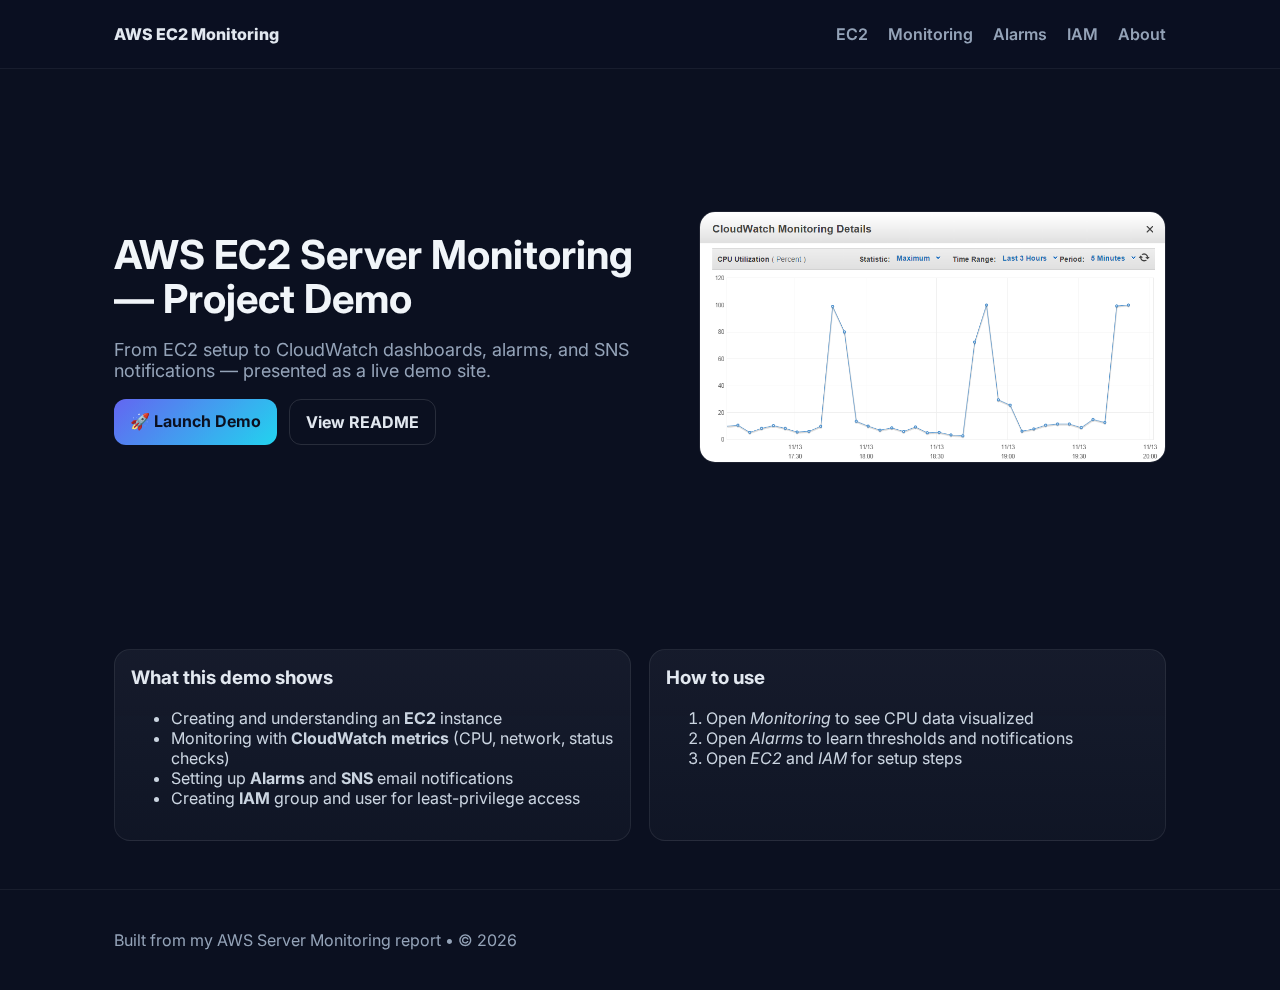
<file: projects/aws-server-monitoring-from-report/index.html>
<!doctype html>
<html lang="en">
<head>
  <meta charset="utf-8">
  <meta name="viewport" content="width=device-width, initial-scale=1">
  <title>AWS EC2 Server Monitoring — Demo</title>
  <meta name="description" content="AWS EC2 Server Monitoring project demo built from a report (EC2, CloudWatch, Alarms, SNS, IAM).">
  <link rel="preconnect" href="https://fonts.googleapis.com">
  <link rel="preconnect" href="https://fonts.gstatic.com" crossorigin>
  <link href="https://fonts.googleapis.com/css2?family=Inter:wght@400;600;800&display=swap" rel="stylesheet">
  <link rel="stylesheet" href="css/styles.css">
</head>
<body>
<header class="nav">
  <div class="container nav-inner">
    <a class="brand" href="index.html">AWS EC2 Monitoring</a>
    <nav class="links">
      <a href="ec2.html">EC2</a>
      <a href="monitoring.html">Monitoring</a>
      <a href="alarms.html">Alarms</a>
      <a href="iam.html">IAM</a>
      <a href="index.html#about">About</a>
    </nav>
  </div>
</header>

<section class="hero container">
  <div class="hero-content">
    <h1>AWS EC2 Server Monitoring — Project Demo</h1>
    <p class="subtitle">From EC2 setup to CloudWatch dashboards, alarms, and SNS notifications — presented as a live demo site.</p>
    <div class="cta">
      <a class="btn btn-primary" href="monitoring.html">🚀 Launch Demo</a>
      <a class="btn" target="_blank" href="README.md">View README</a>
    </div>
  </div>
  <div class="hero-image">
    <img src="assets/images/cloud watch monitoring.png" alt="CloudWatch dashboard preview">
  </div>
</section>

<section class="container grid-2">
  <div class="card">
    <h3>What this demo shows</h3>
    <ul>
      <li>Creating and understanding an <strong>EC2</strong> instance</li>
      <li>Monitoring with <strong>CloudWatch metrics</strong> (CPU, network, status checks)</li>
      <li>Setting up <strong>Alarms</strong> and <strong>SNS</strong> email notifications</li>
      <li>Creating <strong>IAM</strong> group and user for least-privilege access</li>
    </ul>
  </div>
  <div class="card">
    <h3>How to use</h3>
    <ol>
      <li>Open <em>Monitoring</em> to see CPU data visualized</li>
      <li>Open <em>Alarms</em> to learn thresholds and notifications</li>
      <li>Open <em>EC2</em> and <em>IAM</em> for setup steps</li>
    </ol>
  </div>
</section>



<footer class="footer">
  <div class="container">
    <p>Built from my AWS Server Monitoring report • © <span id="year"></span></p>
  </div>
</footer>
<script src="js/main.js"></script>
</body>
</html>
</file>
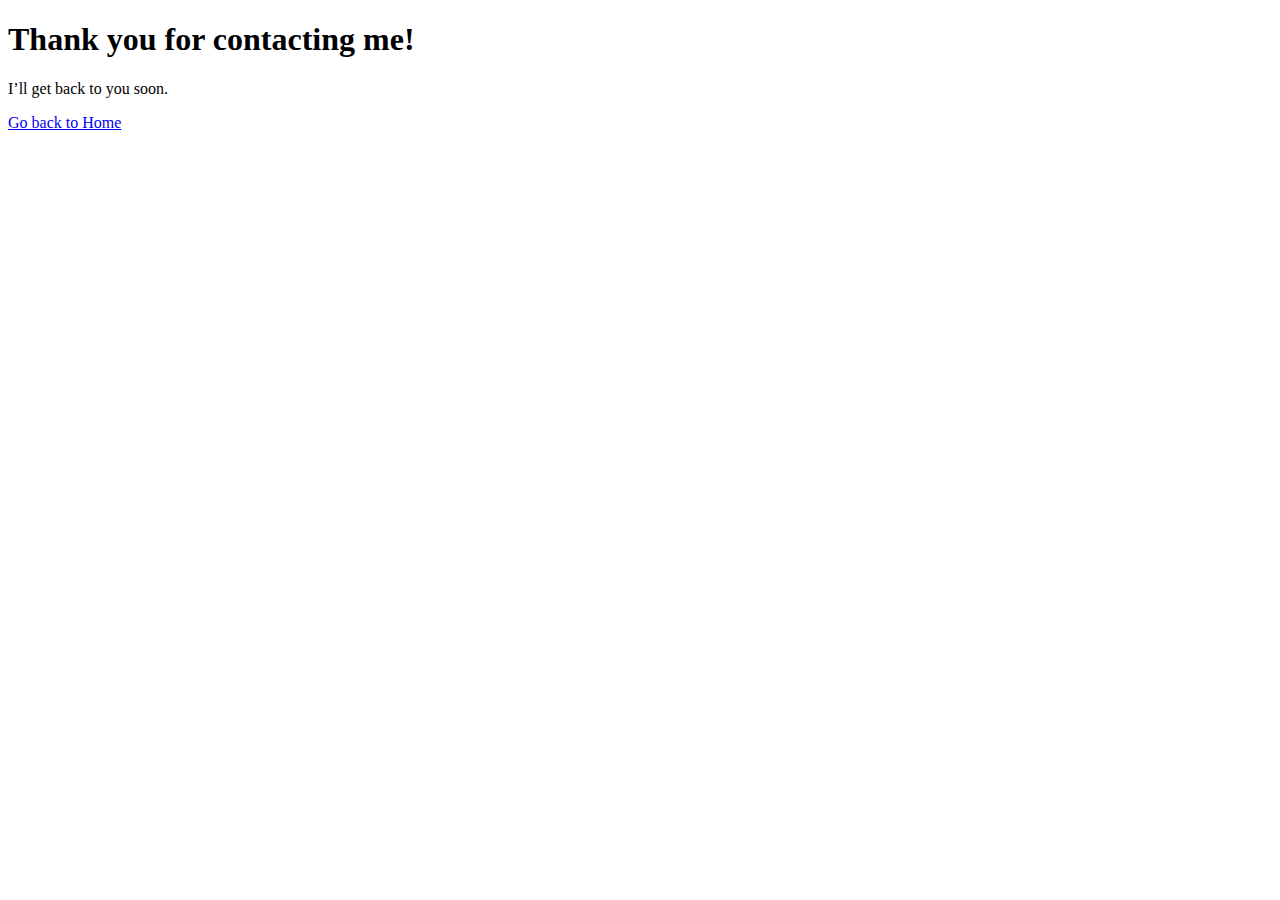
<file: thank_you.html>
<!DOCTYPE html>
<html lang="en">
<head>
  <meta charset="UTF-8">
  <title>Thank You</title>
</head>
<body>
  <h1>Thank you for contacting me!</h1>
  <p>I’ll get back to you soon.</p>
  <a href="/">Go back to Home</a>
</body>
</html>
</file>
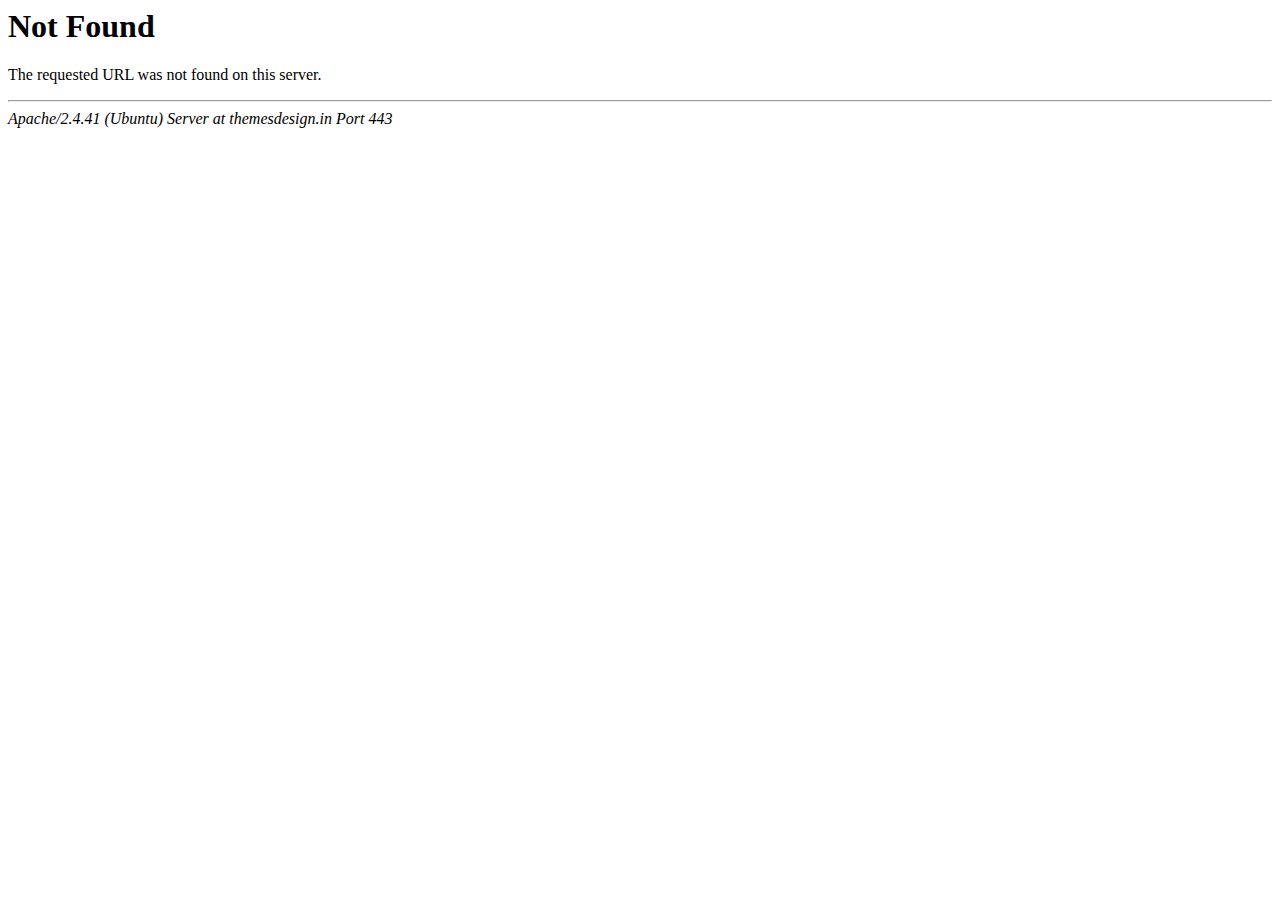
<file: css/tiny-slider.css.html>
<!DOCTYPE HTML PUBLIC "-//IETF//DTD HTML 2.0//EN">
<html><head>
<title>404 Not Found</title>
</head><body>
<h1>Not Found</h1>
<p>The requested URL was not found on this server.</p>
<hr>
<address>Apache/2.4.41 (Ubuntu) Server at themesdesign.in Port 443</address>
</body></html>
</file>
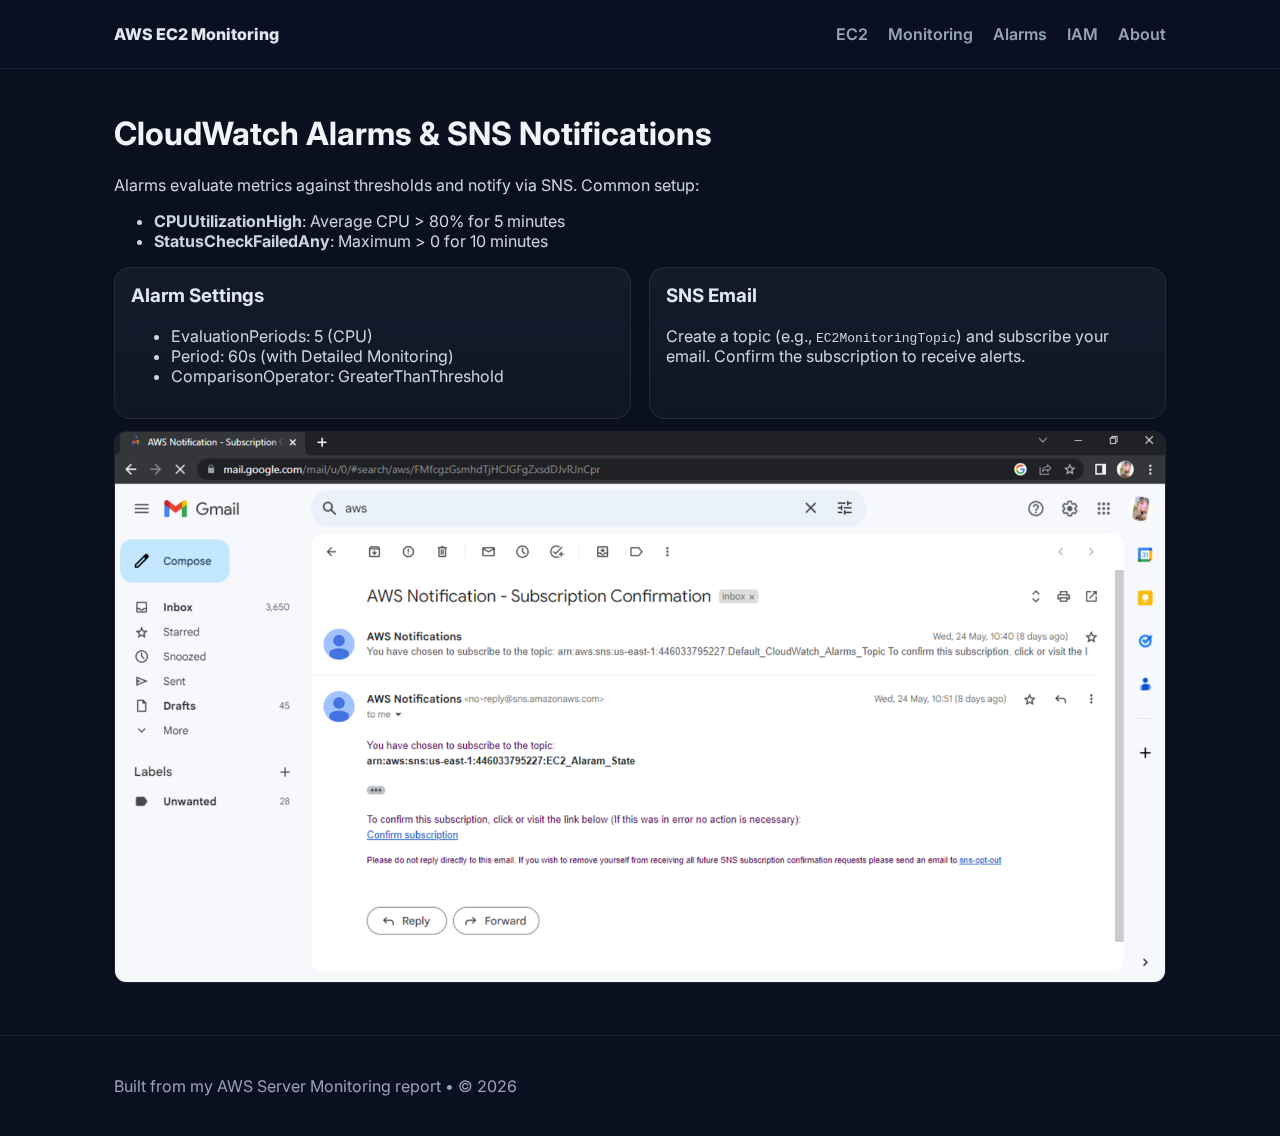
<file: projects/aws-server-monitoring-from-report/alarms.html>
<!doctype html>
<html lang="en">
<head>
  <meta charset="utf-8">
  <meta name="viewport" content="width=device-width, initial-scale=1">
  <title>Alarms & SNS — Notifications</title>
  <meta name="description" content="AWS EC2 Server Monitoring project demo built from a report (EC2, CloudWatch, Alarms, SNS, IAM).">
  <link rel="preconnect" href="https://fonts.googleapis.com">
  <link rel="preconnect" href="https://fonts.gstatic.com" crossorigin>
  <link href="https://fonts.googleapis.com/css2?family=Inter:wght@400;600;800&display=swap" rel="stylesheet">
  <link rel="stylesheet" href="css/styles.css">
</head>
<body>
<header class="nav">
  <div class="container nav-inner">
    <a class="brand" href="index.html">AWS EC2 Monitoring</a>
    <nav class="links">
      <a href="ec2.html">EC2</a>
      <a href="monitoring.html">Monitoring</a>
      <a href="alarms.html">Alarms</a>
      <a href="iam.html">IAM</a>
      <a href="index.html#about">About</a>
    </nav>
  </div>
</header>

<section class="container page">
  <h1>CloudWatch Alarms & SNS Notifications</h1>
  <p>Alarms evaluate metrics against thresholds and notify via SNS. Common setup:</p>
  <ul>
    <li><strong>CPUUtilizationHigh</strong>: Average CPU > 80% for 5 minutes</li>
    <li><strong>StatusCheckFailedAny</strong>: Maximum > 0 for 10 minutes</li>
  </ul>

  <div class="grid-2">
    <div class="card">
      <h3>Alarm Settings</h3>
      <ul>
        <li>EvaluationPeriods: 5 (CPU)</li>
        <li>Period: 60s (with Detailed Monitoring)</li>
        <li>ComparisonOperator: GreaterThanThreshold</li>
      </ul>
    </div>
    <div class="card">
      <h3>SNS Email</h3>
      <p>Create a topic (e.g., <code>EC2MonitoringTopic</code>) and subscribe your email. Confirm the subscription to receive alerts.</p>
    </div>
  </div>

  <img class="full" src="assets/images/picture4.png" alt="Alarms example">
</section>

<footer class="footer">
  <div class="container">
    <p>Built from my AWS Server Monitoring report • © <span id="year"></span></p>
  </div>
</footer>
<script src="js/main.js"></script>
</body>
</html>
</file>
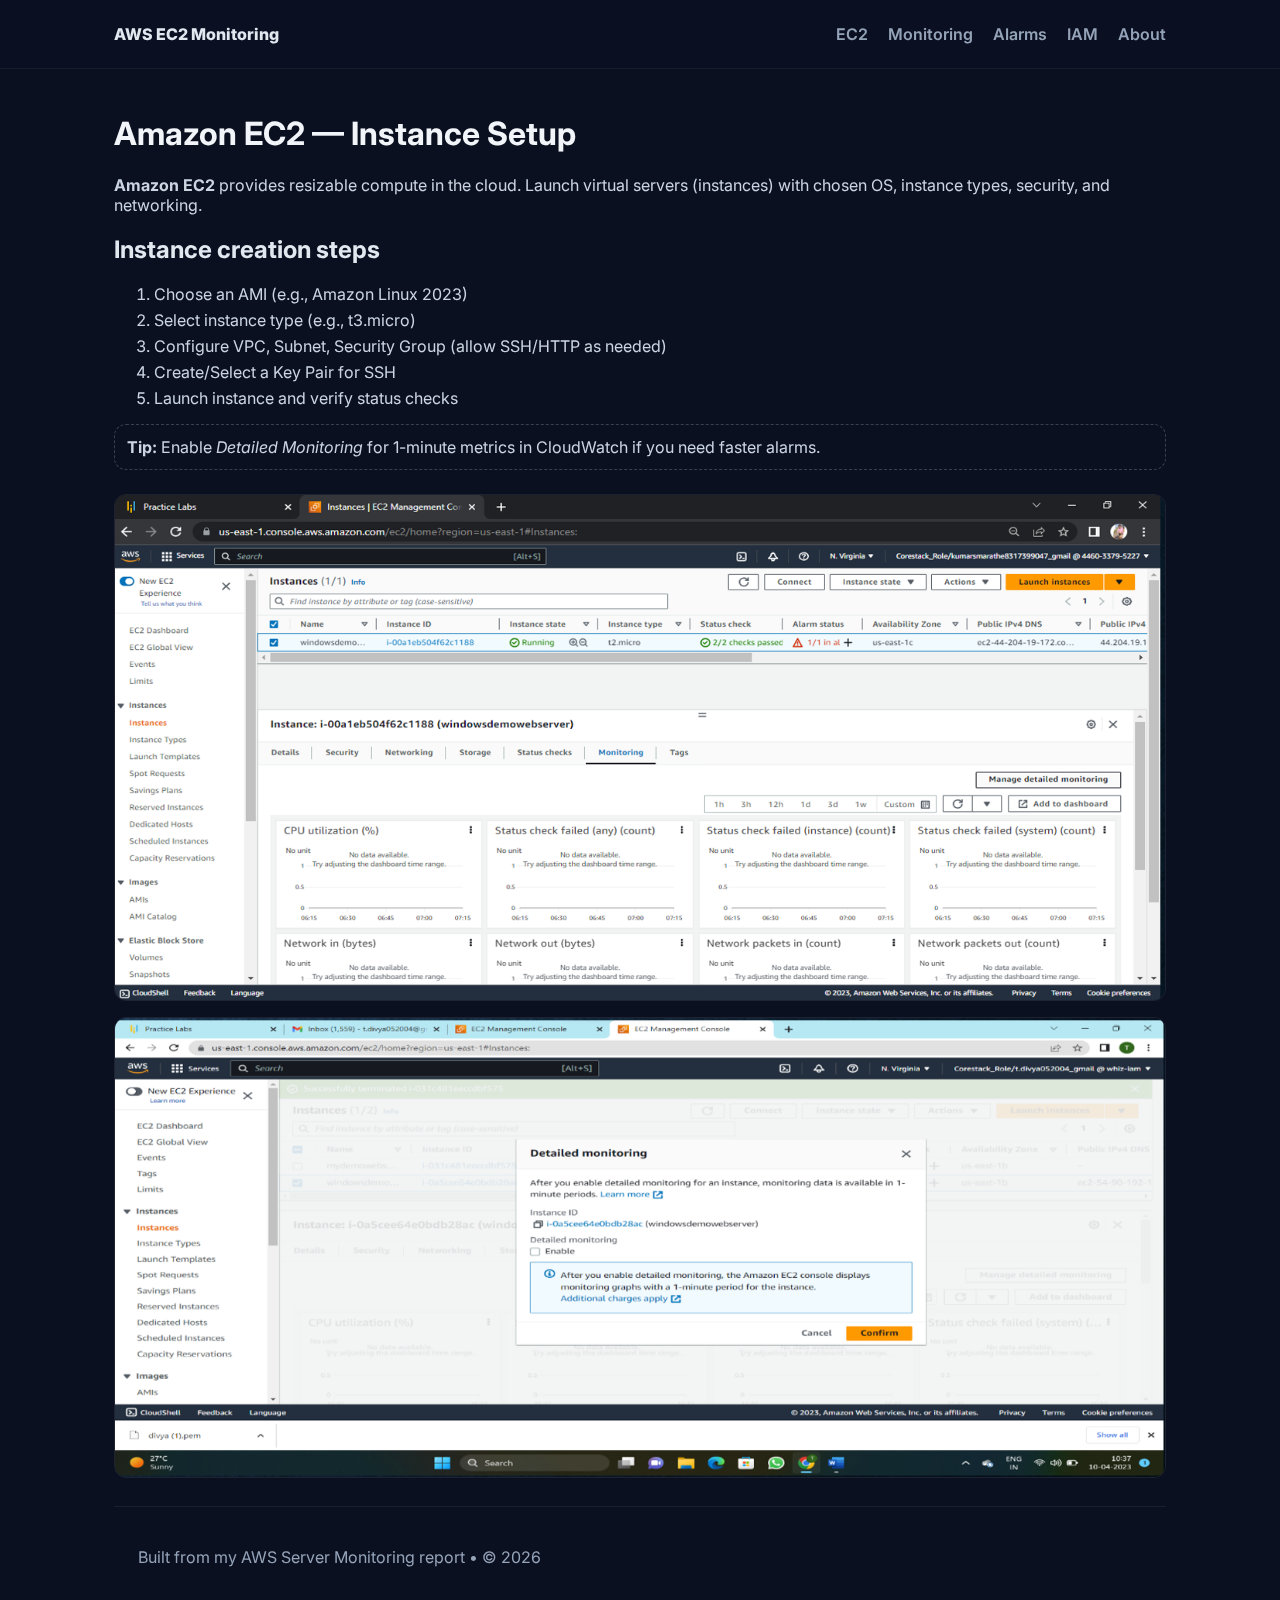
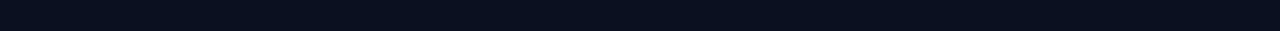
<file: projects/aws-server-monitoring-from-report/ec2.html>
<!doctype html>
<html lang="en">
<head>
  <meta charset="utf-8">
  <meta name="viewport" content="width=device-width, initial-scale=1">
  <title>EC2 — Introduction & Setup</title>
  <meta name="description" content="AWS EC2 Server Monitoring project demo built from a report (EC2, CloudWatch, Alarms, SNS, IAM).">
  <link rel="preconnect" href="https://fonts.googleapis.com">
  <link rel="preconnect" href="https://fonts.gstatic.com" crossorigin>
  <link href="https://fonts.googleapis.com/css2?family=Inter:wght@400;600;800&display=swap" rel="stylesheet">
  <link rel="stylesheet" href="css/styles.css">
</head>
<body>
<header class="nav">
  <div class="container nav-inner">
    <a class="brand" href="index.html">AWS EC2 Monitoring</a>
    <nav class="links">
      <a href="ec2.html">EC2</a>
      <a href="monitoring.html">Monitoring</a>
      <a href="alarms.html">Alarms</a>
      <a href="iam.html">IAM</a>
      <a href="index.html#about">About</a>
    </nav>
  </div>
</header>

<section class="container page">
  <h1>Amazon EC2 — Instance Setup</h1>
  <p><strong>Amazon EC2</strong> provides resizable compute in the cloud. Launch virtual servers (instances) with chosen OS, instance types, security, and networking.</p>

  <h2>Instance creation steps</h2>
  <ol class="steps">
    <li>Choose an AMI (e.g., Amazon Linux 2023)</li>
    <li>Select instance type (e.g., t3.micro)</li>
    <li>Configure VPC, Subnet, Security Group (allow SSH/HTTP as needed)</li>
    <li>Create/Select a Key Pair for SSH</li>
    <li>Launch instance and verify status checks</li>
  </ol>

  <div class="tip">
    <strong>Tip:</strong> Enable <em>Detailed Monitoring</em> for 1-minute metrics in CloudWatch if you need faster alarms.
  </div>

  <img class="full" src="assets/images/picture1.png" alt="EC2 instance overview">
<img class="full" src="assets/images/picture2.png" alt="EC2 monitoring second view">

  

<footer class="footer">
  
  <div class="container">
    <p>Built from my AWS Server Monitoring report • © <span id="year"></span></p>
  </div>
</footer>
<script src="js/main.js"></script>
</body>
</html>
</file>
<file: projects/aws-server-monitoring-from-report/css/styles.css>
*{box-sizing:border-box}html,body{margin:0;padding:0;font-family:'Inter',system-ui,Segoe UI,Roboto,Arial,sans-serif;color:#0f172a;background:#0b1020}
a{color:inherit}
.container{max-width:1100px;margin:0 auto;padding:24px}
.nav{position:sticky;top:0;background:rgba(11,16,32,.9);backdrop-filter:saturate(180%) blur(6px);border-bottom:1px solid rgba(255,255,255,.06);z-index:10}
.nav-inner{display:flex;align-items:center;justify-content:space-between}
.brand{font-weight:800;color:#e2e8f0;text-decoration:none}
.links a{color:#94a3b8;text-decoration:none;margin-left:16px;font-weight:600}
.links a:hover{color:#e2e8f0}
.hero{display:grid;grid-template-columns:1.2fr 1fr;gap:24px;align-items:center;min-height:60vh}
.hero h1{font-size:40px;line-height:1.1;margin:0;color:#f1f5f9}
.subtitle{color:#94a3b8;font-size:18px}
.cta{display:flex;gap:12px;margin-top:18px}
.btn{display:inline-block;padding:12px 16px;border-radius:12px;border:1px solid rgba(255,255,255,.12);text-decoration:none;color:#e2e8f0;font-weight:700}
.btn:hover{border-color:rgba(255,255,255,.3)}
.btn-primary{background:linear-gradient(135deg,#6366f1,#22d3ee);border:none;color:#0b1020}
.hero-image img{width:100%;border-radius:16px;border:1px solid rgba(255,255,255,.08)}
.grid-2{display:grid;grid-template-columns:repeat(2,1fr);gap:18px;margin-top:16px}
.card{background:linear-gradient(180deg,rgba(148,163,184,.08),rgba(148,163,184,.04));border:1px solid rgba(255,255,255,.08);border-radius:16px;padding:16px;color:#cbd5e1}
.card h3{color:#e2e8f0;margin-top:0}
.page h1{color:#f1f5f9}
.page h2{color:#e2e8f0}
.page p,.page li{color:#cbd5e1}
.steps li{margin:6px 0}
.tip{margin:12px 0;padding:12px;border:1px dashed rgba(255,255,255,.2);border-radius:12px;color:#cbd5e1}
.full{width:100%;border-radius:12px;border:1px solid rgba(255,255,255,.08);margin-top:12px}
.chart-wrap{background:#0f172a;border:1px solid rgba(255,255,255,.08);border-radius:12px;padding:12px;margin:12px 0}
.footer{border-top:1px solid rgba(255,255,255,.06);margin-top:24px}
.footer p{color:#94a3b8}
@media(max-width:900px){.hero{grid-template-columns:1fr}.grid-2{grid-template-columns:1fr}}
</file>
